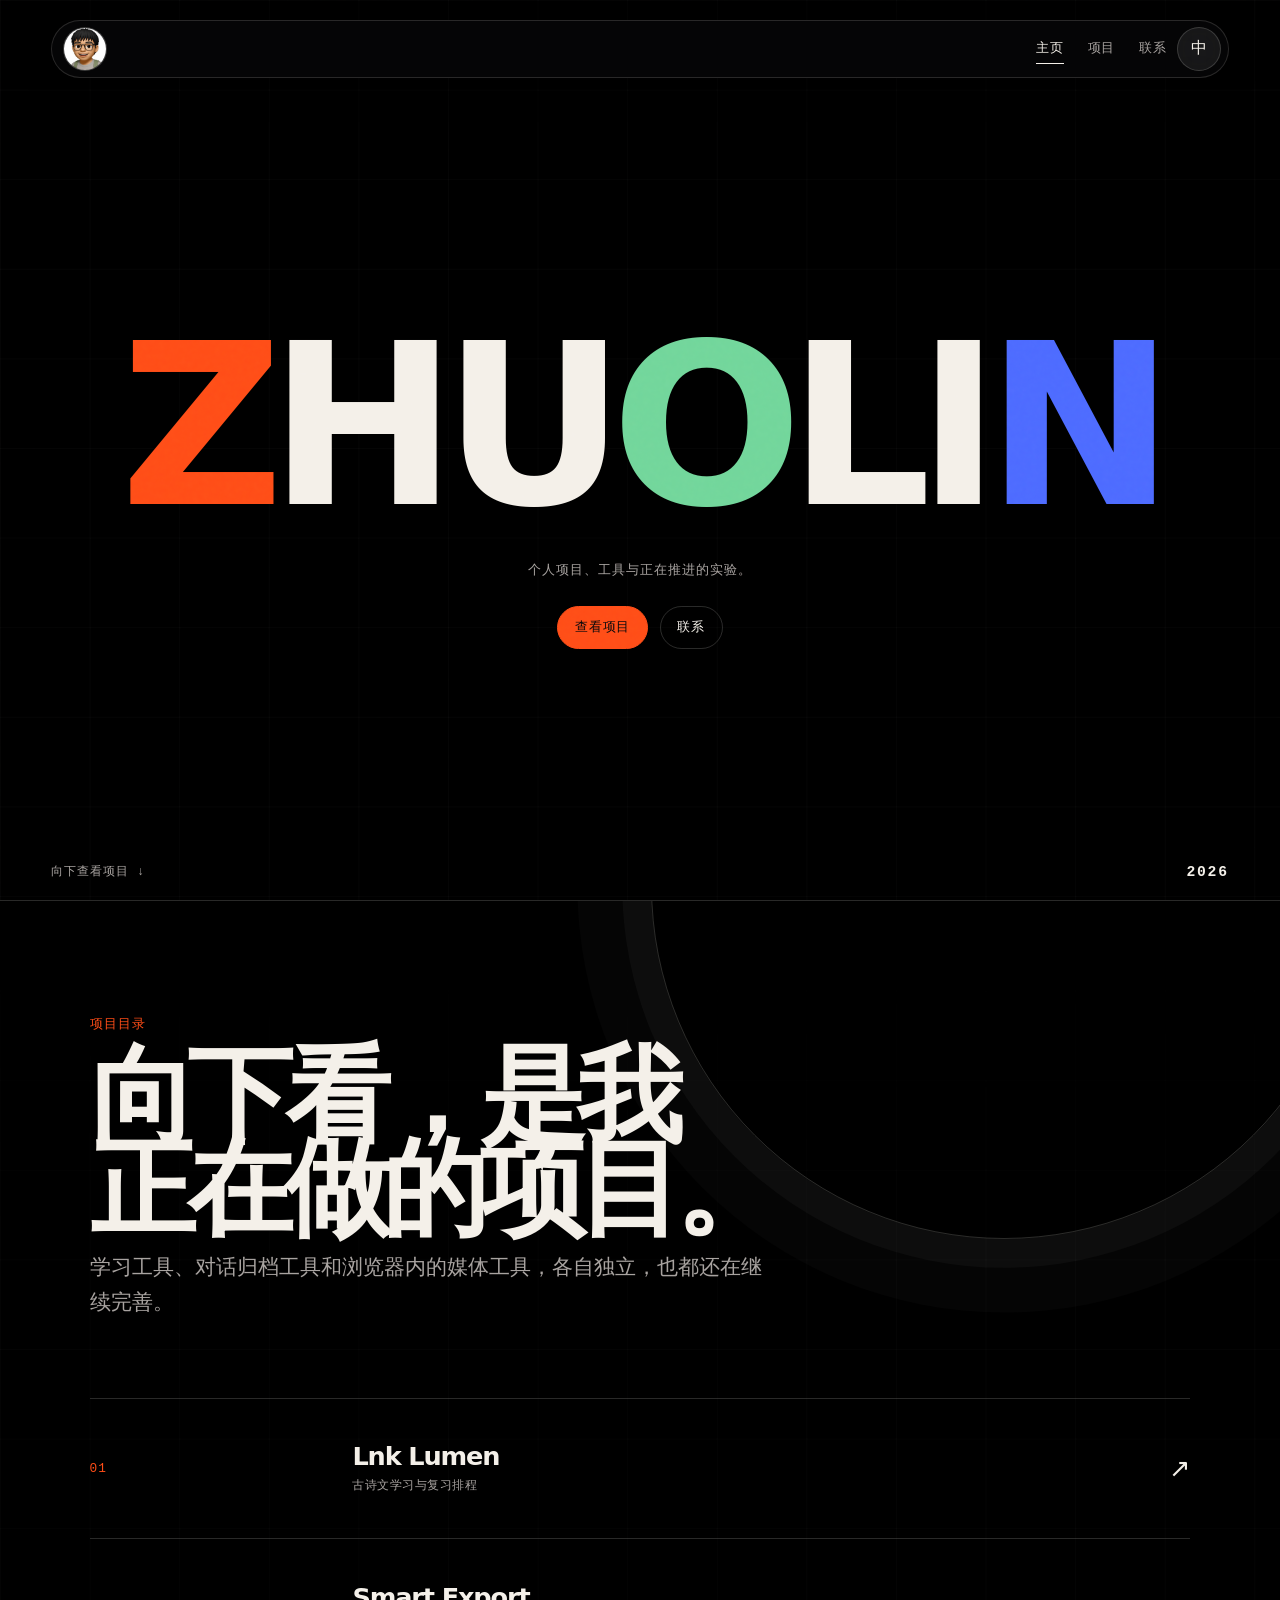
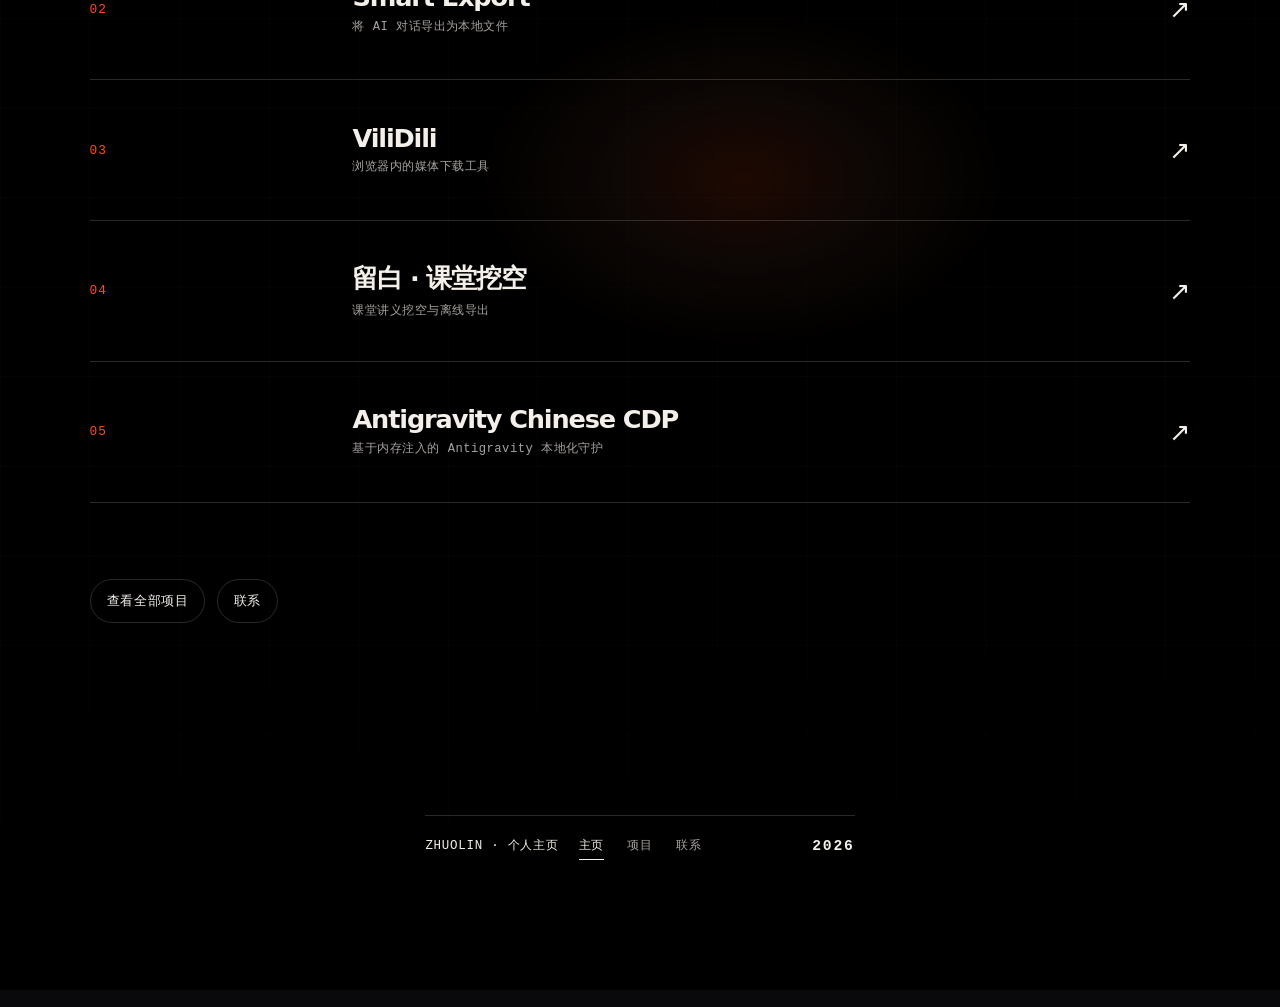
<file: index.html>
<!doctype html>
<html lang="zh-CN" data-profile="expressive">
  <head>
    <meta charset="UTF-8" />
    <meta name="viewport" content="width=device-width, initial-scale=1" />
    <meta name="theme-color" content="#0a0a0d" />
    <meta name="description" content="ZHUOLIN 的个人主页与项目索引。" />
    <title>ZHUOLIN</title>
    <link rel="stylesheet" href="styles.css" />
  </head>
  <body>
    <main class="stage" id="stage">
      <div class="stage__grain" aria-hidden="true"></div>
      <div class="stage__flare" aria-hidden="true"></div>

      <header class="masthead">
        <a class="avatar" href="#top" aria-label="返回页面开头"><img src="assets/zhuolin-avatar.jpg" alt="ZHUOLIN" /></a>
        <nav class="masthead__nav" aria-label="主要页面">
          <a class="is-current" href="#top" aria-current="page" data-i18n="navHome">主页</a>
          <a href="projects/" data-i18n="navProjects">项目</a>
          <a href="contact/" data-i18n="navContact">联系</a>
        </nav>
        <button class="language-switch" type="button" aria-pressed="false">
          <span aria-hidden="true">中</span>
          <span class="sr-only" data-i18n="languageAction">切换到英文</span>
        </button>
      </header>

      <section class="hero" id="top" aria-labelledby="hero-title">
        <h1 class="hero__name" id="hero-title" aria-label="ZHUOLIN">
          <span aria-hidden="true">Z</span><span aria-hidden="true">H</span><span aria-hidden="true">U</span><span aria-hidden="true">O</span><span aria-hidden="true">L</span><span aria-hidden="true">I</span><span aria-hidden="true">N</span>
        </h1>
        <p class="hero__statement" data-i18n="statement">个人项目、工具与正在推进的实验。</p>
        <div class="hero__actions">
          <a class="hero__link" href="projects/" data-i18n="viewProjects">查看项目</a>
          <a class="hero__link hero__link--quiet" href="contact/" data-i18n="getInTouch">联系</a>
        </div>
      </section>

      <footer class="stage__footer">
        <a class="stage__scroll" href="#overview" data-i18n="scrollToProjects">向下查看项目</a>
        <p aria-hidden="true">2026</p>
      </footer>
    </main>

    <section class="home-flow" id="overview" aria-labelledby="overview-title">
      <div class="home-flow__flare" aria-hidden="true"></div>
      <div class="home-flow__intro reveal">
        <p class="home-flow__eyebrow" data-i18n="flowEyebrow">项目目录</p>
        <h2 id="overview-title" data-i18n="flowTitle">向下看，是我正在做的项目。</h2>
        <p data-i18n="flowLead">学习工具、对话归档工具和浏览器内的媒体工具，各自独立，也都还在继续完善。</p>
      </div>

      <div class="home-flow__items" aria-label="项目预览">
        <a class="home-flow__item reveal" href="/lnk-lumen/">
          <span class="home-flow__index">01</span>
          <span>
            <strong>Lnk Lumen</strong>
            <small data-i18n="flowLnk">古诗文学习与复习排程</small>
          </span>
          <span aria-hidden="true">↗</span>
        </a>
        <a class="home-flow__item reveal" href="https://github.com/ZHUOLIN0928/Smart-Export" target="_blank" rel="noreferrer">
          <span class="home-flow__index">02</span>
          <span>
            <strong>Smart Export</strong>
            <small data-i18n="flowSmart">将 AI 对话导出为本地文件</small>
          </span>
          <span aria-hidden="true">↗</span>
        </a>
        <a class="home-flow__item reveal" href="https://github.com/ZHUOLIN0928/ViliDili" target="_blank" rel="noreferrer">
          <span class="home-flow__index">03</span>
          <span>
            <strong>ViliDili</strong>
            <small data-i18n="flowVili">浏览器内的媒体下载工具</small>
          </span>
          <span aria-hidden="true">↗</span>
        </a>
        <a class="home-flow__item reveal" href="https://zhuolin0928.github.io/liubai-classroom-cloze/">
          <span class="home-flow__index">04</span>
          <span>
            <strong>留白 · 课堂挖空</strong>
            <small data-i18n="flowLiubai">课堂讲义挖空与离线导出</small>
          </span>
          <span aria-hidden="true">↗</span>
        </a>
        <a class="home-flow__item reveal" href="https://github.com/ZHUOLIN0928/antigravity-chinese-cdp" target="_blank" rel="noreferrer">
          <span class="home-flow__index">05</span>
          <span>
            <strong>Antigravity Chinese CDP</strong>
            <small data-i18n="flowCdp">基于内存注入的 Antigravity 本地化守护</small>
          </span>
          <span aria-hidden="true">↗</span>
        </a>
      </div>

      <div class="home-flow__actions reveal">
        <a href="projects/" data-i18n="viewAllProjects">查看全部项目</a>
        <a href="contact/" data-i18n="getInTouch">联系</a>
      </div>

      <footer class="site-footer reveal" aria-label="页脚导航">
        <p class="site-footer__identity">ZHUOLIN <span aria-hidden="true">·</span> <span data-i18n="footerRole">个人主页</span></p>
        <nav class="site-footer__nav" aria-label="页脚页面">
          <a class="is-current" href="#top" aria-current="page" data-i18n="navHome">主页</a>
          <a href="projects/" data-i18n="navProjects">项目</a>
          <a href="contact/" data-i18n="navContact">联系</a>
        </nav>
        <p class="site-footer__year">2026</p>
      </footer>
    </section>

    <p class="sr-only" id="stage-status" aria-live="polite"></p>
    <script src="script.js"></script>
  </body>
</html>
</file>
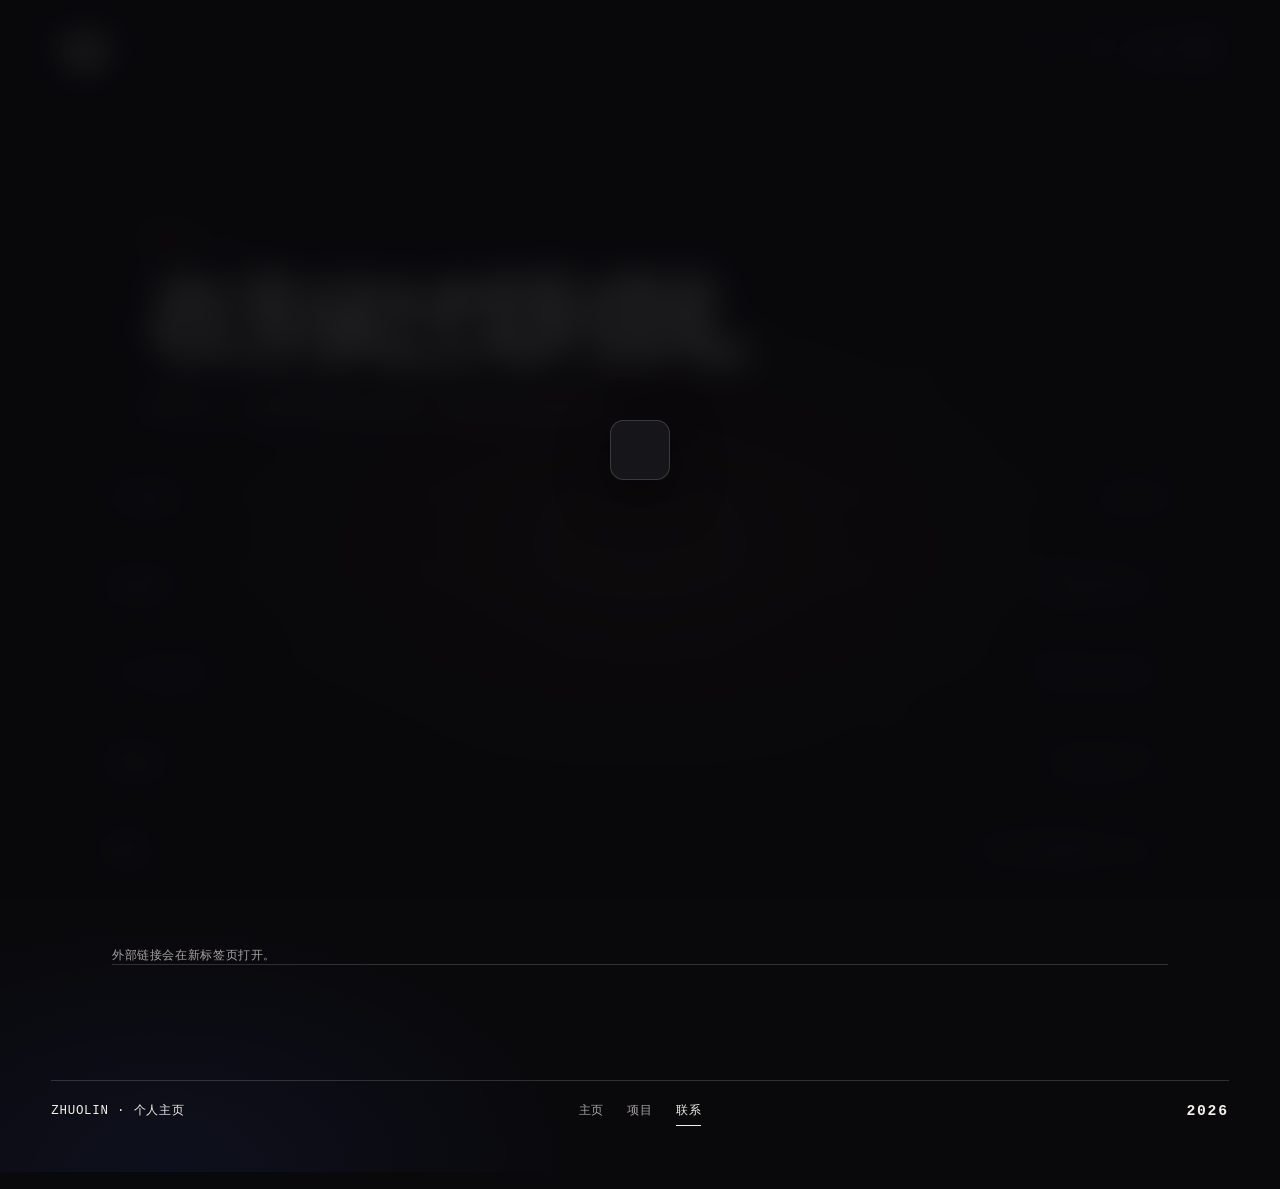
<file: contact/index.html>
<!doctype html>
<html lang="zh-CN" data-profile="expressive">
  <head>
    <meta charset="UTF-8" />
    <meta name="viewport" content="width=device-width, initial-scale=1" />
    <meta name="theme-color" content="#0a0a0d" />
    <meta name="description" content="ZHUOLIN 的联系方式。" />
    <title>联系 · ZHUOLIN</title>
    <link rel="stylesheet" href="../styles.css" />
    <script src="https://challenges.cloudflare.com/turnstile/v0/api.js" async defer></script>
  </head>
  <body class="site-page">
    <div class="turnstile-overlay" id="turnstile-overlay" role="dialog" aria-modal="true" aria-label="人机验证">
      <script>
        if (location.hostname.includes('github.io') || sessionStorage.getItem('zhuolin_contact_verified') === 'true') {
          document.getElementById('turnstile-overlay').classList.add('is-hidden');
        }
      </script>
      <div class="turnstile-box">
        <div
          class="cf-turnstile"
          data-sitekey="0x4AAAAAAF3H7WHOo43HdNLR"
          data-theme="dark"
          data-callback="onContactTurnstileSuccess"
          data-expired-callback="onContactTurnstileExpired"
        ></div>
      </div>
    </div>
    <main class="page" id="page">
      <div class="page__flare" aria-hidden="true"></div>
      <div class="page__arc" aria-hidden="true"></div>
      <header class="masthead page__masthead">
        <a class="avatar" href="../" aria-label="返回 ZHUOLIN 主页"><img src="../assets/zhuolin-avatar.jpg" alt="ZHUOLIN" /></a>
        <nav class="masthead__nav" aria-label="主要页面">
          <a href="../" data-i18n="navHome">首页</a>
          <a href="../projects/" data-i18n="navProjects">项目</a>
          <a class="is-current" href="./" aria-current="page" data-i18n="navContact">联系</a>
        </nav>
        <button class="language-switch" type="button" aria-pressed="false">
          <span aria-hidden="true">中</span>
          <span class="sr-only" data-i18n="languageAction">切换到英文</span>
        </button>
      </header>

      <section class="page__intro contact-intro" aria-labelledby="contact-title">
        <p class="page__eyebrow" data-i18n="contactEyebrow">联系方式 · 01</p>
        <h1 class="page__title" id="contact-title" data-i18n="contactTitle">在别处找到我。</h1>
        <p class="page__lead" data-i18n="contactLead">项目讨论、使用反馈和合作来信，都可以从这里开始。</p>
      </section>

      <section class="contact-panel" aria-label="联系方式列表">
        <a class="contact-panel__link" href="../"><span data-i18n="contactPersonal">个人主页</span><span>ZHUOLIN</span></a>
        <a class="contact-panel__link" href="https://github.com/ZHUOLIN0928" target="_blank" rel="noreferrer"><span data-i18n="contactGithub">GitHub</span><span>ZHUOLIN0928 ↗</span></a>
        <a class="contact-panel__link" href="https://x.com/ZHUOLIN0000" target="_blank" rel="noreferrer"><span data-i18n="contactX">X / Twitter</span><span>@ZHUOLIN0000 ↗</span></a>
        <a class="contact-panel__link" href="https://www.reddit.com/user/ZHUOLIN-CN/" target="_blank" rel="noreferrer"><span data-i18n="contactReddit">Reddit</span><span>u/ZHUOLIN-CN ↗</span></a>
        <a class="contact-panel__link" href="mailto:infpro0928@gmail.com"><span data-i18n="contactEmail">邮箱</span><span>infpro0928@gmail.com ↗</span></a>
        <p class="contact-panel__note" data-i18n="contactNote">外部链接会在新标签页打开。</p>
      </section>

      <footer class="site-footer" aria-label="页脚导航">
        <p class="site-footer__identity">ZHUOLIN <span aria-hidden="true">·</span> <span data-i18n="footerRole">个人主页</span></p>
        <nav class="site-footer__nav" aria-label="页脚页面">
          <a href="../" data-i18n="navHome">首页</a>
          <a href="../projects/" data-i18n="navProjects">项目</a>
          <a class="is-current" href="./" aria-current="page" data-i18n="navContact">联系</a>
        </nav>
        <p class="site-footer__year">2026</p>
      </footer>
    </main>
    <p class="sr-only" id="stage-status" aria-live="polite"></p>
    <script src="../script.js"></script>
  </body>
</html>
</file>
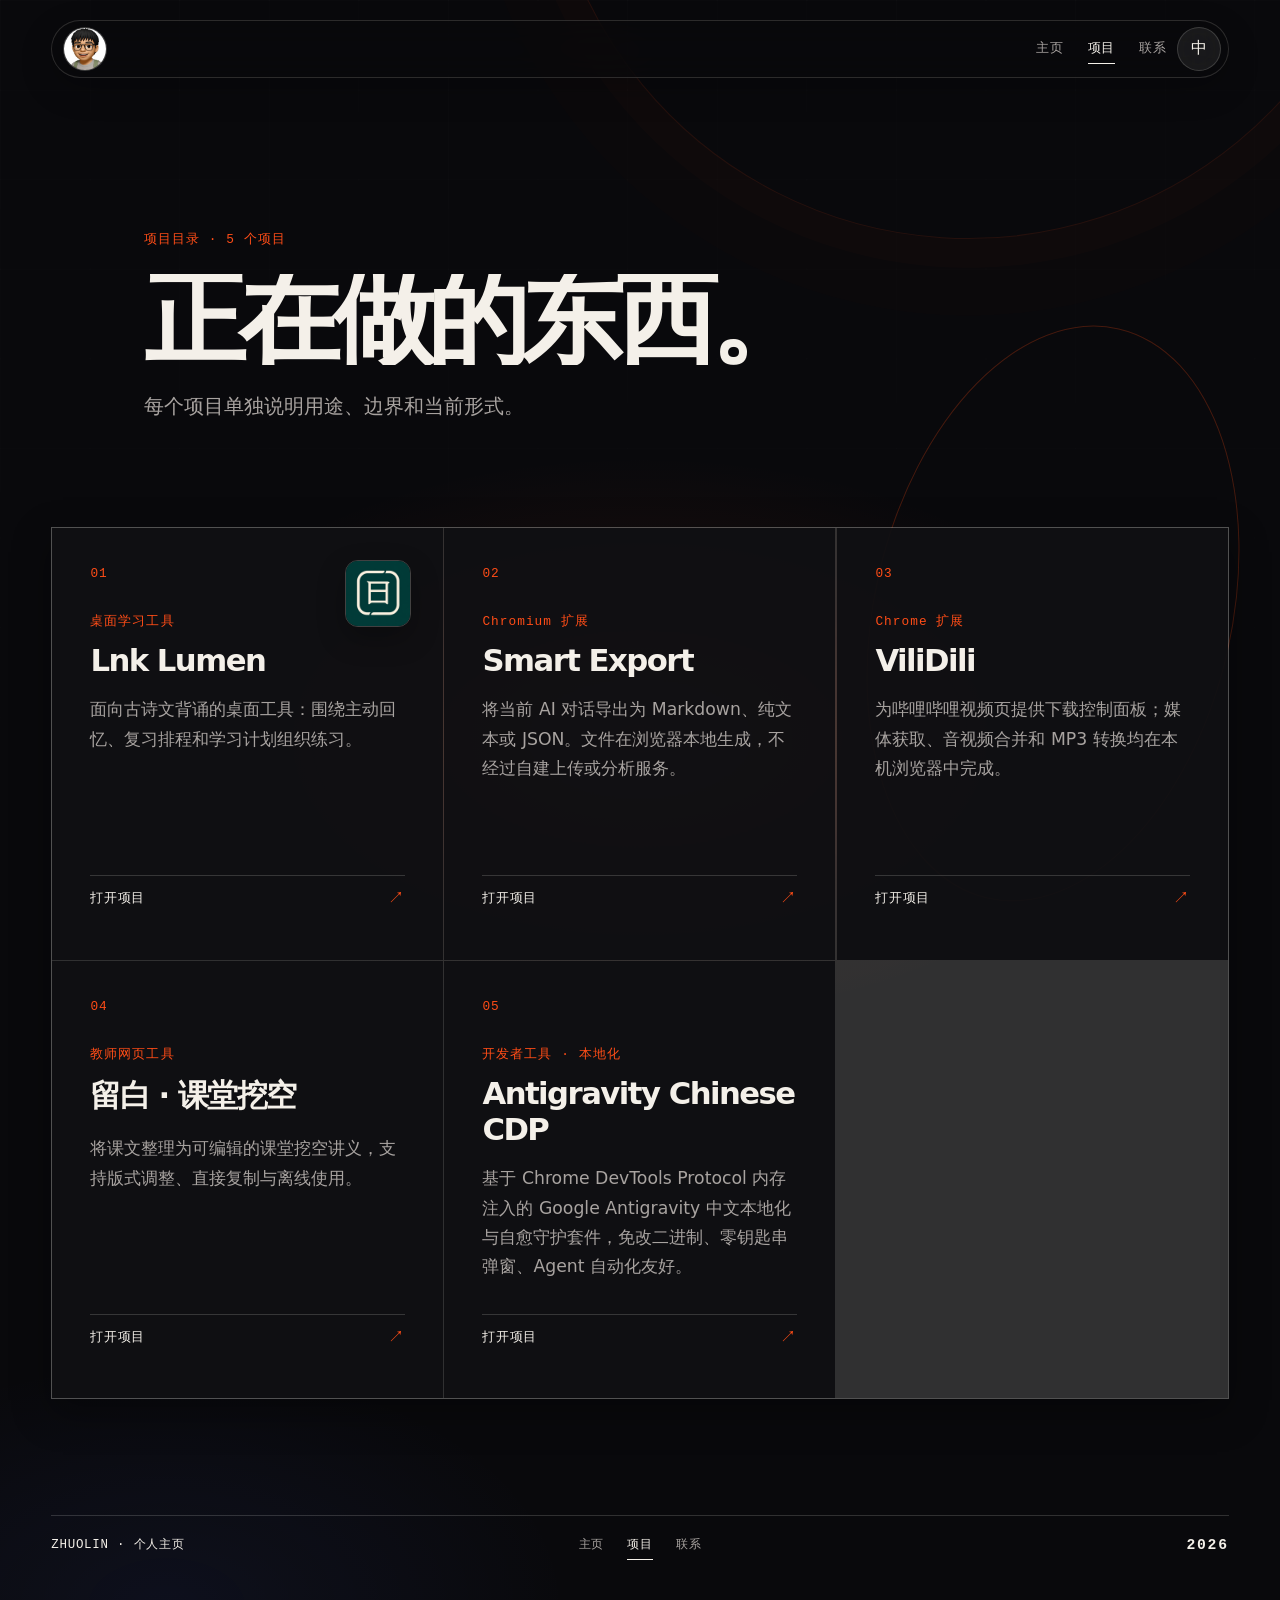
<file: projects/index.html>
<!doctype html>
<html lang="zh-CN" data-profile="expressive">
  <head>
    <meta charset="UTF-8" />
    <meta name="viewport" content="width=device-width, initial-scale=1" />
    <meta name="theme-color" content="#0a0a0d" />
    <meta name="description" content="ZHUOLIN 的项目索引。" />
    <title>项目 · ZHUOLIN</title>
    <link rel="stylesheet" href="../styles.css" />
  </head>
  <body class="site-page">
    <main class="page" id="page">
      <div class="page__flare" aria-hidden="true"></div>
      <div class="page__arc" aria-hidden="true"></div>
      <header class="masthead page__masthead">
        <a class="avatar" href="../" aria-label="返回 ZHUOLIN 主页"><img src="../assets/zhuolin-avatar.jpg" alt="ZHUOLIN" /></a>
        <nav class="masthead__nav" aria-label="主要页面">
          <a href="../" data-i18n="navHome">首页</a>
          <a class="is-current" href="./" aria-current="page" data-i18n="navProjects">项目</a>
          <a href="../contact/" data-i18n="navContact">联系</a>
        </nav>
        <button class="language-switch" type="button" aria-pressed="false">
          <span aria-hidden="true">中</span>
          <span class="sr-only" data-i18n="languageAction">切换到英文</span>
        </button>
      </header>

      <section class="page__intro" aria-labelledby="projects-title">
        <p class="page__eyebrow" data-i18n="projectsEyebrow">项目索引 · 05</p>
        <h1 class="page__title" id="projects-title" data-i18n="projectsTitle">正在做的东西。</h1>
        <p class="page__lead" data-i18n="projectsLead">每个项目单独说明用途、边界和当前形式。</p>
      </section>

      <section class="projects" aria-label="项目列表">
        <article class="project-card project-card--lumen">
          <p class="project-card__number">01</p>
          <img class="project-card__icon" src="[data-uri]" alt="Lnk Lumen 图标" />
          <div class="project-card__copy">
            <p class="project-card__type" data-i18n="projectLnkType">桌面学习工具</p>
            <h2>Lnk Lumen</h2>
            <p data-i18n="projectLnkDescription">面向古诗文背诵的桌面工具：围绕主动回忆、复习排程和学习计划组织练习。</p>
          </div>
          <a class="project-card__link" href="/lnk-lumen/" data-i18n="openProject">打开项目</a>
        </article>

        <article class="project-card">
          <p class="project-card__number">02</p>
          <div class="project-card__copy">
            <p class="project-card__type" data-i18n="projectSmartType">Chromium 扩展</p>
            <h2>Smart Export</h2>
            <p data-i18n="projectSmartDescription">将当前 AI 对话导出为 Markdown、纯文本或 JSON。文件在浏览器本地生成，不经过自建上传或分析服务。</p>
          </div>
          <a class="project-card__link" href="https://github.com/ZHUOLIN0928/Smart-Export" target="_blank" rel="noreferrer" data-i18n="openProject">打开项目</a>
        </article>

        <article class="project-card">
          <p class="project-card__number">03</p>
          <div class="project-card__copy">
            <p class="project-card__type" data-i18n="projectViliType">Chrome 扩展</p>
            <h2>ViliDili</h2>
            <p data-i18n="projectViliDescription">为哔哩哔哩视频页提供下载控制面板；媒体获取、音视频合并和 MP3 转换均在本机浏览器中完成。</p>
          </div>
          <a class="project-card__link" href="https://github.com/ZHUOLIN0928/ViliDili" target="_blank" rel="noreferrer" data-i18n="openProject">打开项目</a>
        </article>

        <article class="project-card">
          <p class="project-card__number">04</p>
          <div class="project-card__copy">
            <p class="project-card__type" data-i18n="projectLiubaiType">教师网页工具</p>
            <h2>留白 · 课堂挖空</h2>
            <p data-i18n="projectLiubaiDescription">将课文整理为可编辑的课堂挖空讲义，支持版式调整、直接复制与离线使用。</p>
          </div>
          <a class="project-card__link" href="https://zhuolin0928.github.io/liubai-classroom-cloze/" data-i18n="openProject">打开项目</a>
        </article>

        <article class="project-card">
          <p class="project-card__number">05</p>
          <div class="project-card__copy">
            <p class="project-card__type" data-i18n="projectCdpType">开发者工具 · 本地化</p>
            <h2>Antigravity Chinese CDP</h2>
            <p data-i18n="projectCdpDescription">基于 Chrome DevTools Protocol 内存注入的 Google Antigravity 中文本地化与自愈守护套件，免改二进制、零钥匙串弹窗、Agent 自动化友好。</p>
          </div>
          <a class="project-card__link" href="https://github.com/ZHUOLIN0928/antigravity-chinese-cdp" target="_blank" rel="noreferrer" data-i18n="openProject">打开项目</a>
        </article>
      </section>

      <footer class="site-footer" aria-label="页脚导航">
        <p class="site-footer__identity">ZHUOLIN <span aria-hidden="true">·</span> <span data-i18n="footerRole">个人主页</span></p>
        <nav class="site-footer__nav" aria-label="页脚页面">
          <a href="../" data-i18n="navHome">首页</a>
          <a class="is-current" href="./" aria-current="page" data-i18n="navProjects">项目</a>
          <a href="../contact/" data-i18n="navContact">联系</a>
        </nav>
        <p class="site-footer__year">2026</p>
      </footer>
    </main>
    <p class="sr-only" id="stage-status" aria-live="polite"></p>
    <script src="../script.js"></script>
  </body>
</html>
</file>
<file: styles.css>
:root {
  color-scheme: dark;
  --font-ui: system-ui, -apple-system, BlinkMacSystemFont, "Segoe UI", sans-serif;
  --text-caption: .75rem;
  --text-body: 1rem;
  --text-title: clamp(1.35rem, 1.1rem + 1vw, 2rem);
  --text-display: clamp(3.65rem, 17.6vw, 17.5rem);
  --leading-body: 1.5;
  --tracking-display: -.105em;
  --space-1: .25rem;
  --space-2: .5rem;
  --space-3: .75rem;
  --space-4: 1rem;
  --space-6: 1.5rem;
  --space-8: 3rem;
  --radius-sm: .5rem;
  --radius-md: .85rem;
  --radius-lg: 1.35rem;
  --radius-pill: 999rem;
  --color-bg: #09090c;
  --color-text: #f4f0e9;
  --color-muted: #a8a3a0;
  --color-accent: #ff4d17;
  --color-danger: #ff7364;
  --color-success: #8ee7bd;
  --color-warning: #f8cf72;
  --color-focus: #f4f0e9;
  --surface-content: #09090c;
  --surface-raised: #15151a;
  --surface-functional: #17171c;
  --surface-glass: rgb(255 255 255 / 7%);
  --surface-glass-solid: #17171c;
  --glass-blur: .75rem;
  --glass-opacity: .07;
  --glass-saturate: 1.1;
  --shadow-1: 0 .12rem .5rem rgb(0 0 0 / 25%);
  --shadow-2: 0 .8rem 2.2rem rgb(0 0 0 / 34%);
  --shadow-overlay: 0 1.5rem 5rem rgb(0 0 0 / 55%);
  --z-base: 0;
  --z-sticky: 10;
  --z-dropdown: 20;
  --z-overlay: 30;
  --z-modal: 40;
  --z-toast: 50;
  --motion-instant: 80ms;
  --motion-fast: 160ms;
  --motion-base: 260ms;
  --ease-standard: cubic-bezier(.2, .75, .25, 1);
  --ease-exit: cubic-bezier(.4, 0, 1, 1);
  --spring-response: .36;
  --spring-damping: 1;
  --content-max: 90rem;
  --reading-max: 44rem;
  --control-min: 2.5rem;
  --target-min: 2.75rem;
  --profile-depth: 1;
  --profile-colorfulness: 1;
  --profile-motion-scale: 1;
  --ink: #f4f0e9;
  --muted: #a8a3a0;
  --night: #09090c;
  --hot: #ff4d17;
  --cool: #4d6bff;
  --line: rgb(244 240 233 / 17%);
  --pointer-x: 50%;
  --pointer-y: 46%;
  --surface: rgb(255 255 255 / 6%);
  --font-display: ui-sans-serif, system-ui, -apple-system, BlinkMacSystemFont, "Segoe UI", sans-serif;
  --font-reading: ui-monospace, SFMono-Regular, Menlo, Monaco, Consolas, monospace;
}

[data-profile="standard"] {
  --profile-depth: .55;
  --profile-colorfulness: .35;
  --profile-motion-scale: .75;
}

[data-profile="expressive"] {
  --profile-depth: 1;
  --profile-colorfulness: 1;
  --profile-motion-scale: 1;
}

* { box-sizing: border-box; }

html { background: var(--night); scroll-behavior: smooth; }

body {
  min-width: 20rem;
  margin: 0;
  background: var(--night);
  color: var(--ink);
  font-family: var(--font-display);
}

button, a { font: inherit; }

button { cursor: pointer; }

.stage {
  position: relative;
  isolation: isolate;
  display: grid;
  grid-template-rows: auto 1fr auto;
  min-block-size: 100svh;
  overflow: clip;
  padding: max(1.25rem, env(safe-area-inset-top)) clamp(1.25rem, 4vw, 4rem) max(1.25rem, env(safe-area-inset-bottom));
  /* Home stays a true black field. The avatar/language material and the
     responsive flare supply depth without tinting the page background. */
  background: #000;
}

.stage::before,
.stage::after {
  position: absolute;
  z-index: -1;
  pointer-events: none;
  content: "";
}

.stage__flare {
  position: absolute;
  z-index: -1;
  inset-inline-start: var(--pointer-x);
  inset-block-start: var(--pointer-y);
  inline-size: clamp(26rem, 64vw, 68rem);
  block-size: clamp(14rem, 31vw, 33rem);
  pointer-events: none;
  border-radius: 50%;
  background: radial-gradient(ellipse at center, rgb(255 243 222 / 14%), rgb(255 145 93 / 7%) 27%, transparent 66%);
  mix-blend-mode: soft-light;
  opacity: .65;
  transform: translate3d(-50%, -50%, 0);
}

.stage::before { display: none; }

.stage::after {
  inset: 0;
  opacity: .68;
  background-image: linear-gradient(rgb(255 255 255 / 3%) 1px, transparent 1px), linear-gradient(90deg, rgb(255 255 255 / 3%) 1px, transparent 1px);
  background-size: clamp(3.5rem, 7vw, 7rem) clamp(3.5rem, 7vw, 7rem);
  mask-image: radial-gradient(circle 45% at 50% 48%, black, transparent 78%);
}

.stage__grain {
  position: absolute;
  z-index: 3;
  inset: 0;
  pointer-events: none;
  opacity: .13;
  background-image: url("data:image/svg+xml,%3Csvg viewBox='0 0 180 180' xmlns='http://www.w3.org/2000/svg'%3E%3Cfilter id='n'%3E%3CfeTurbulence type='fractalNoise' baseFrequency='.9' numOctaves='4' stitchTiles='stitch'/%3E%3C/filter%3E%3Crect width='100%25' height='100%25' filter='url(%23n)' opacity='.75'/%3E%3C/svg%3E");
  mix-blend-mode: soft-light;
}

.masthead {
  position: relative;
  z-index: 4;
  display: flex;
  align-items: center;
  justify-content: space-between;
  gap: .65rem;
  inline-size: min(100%, var(--content-max));
  min-block-size: 2.75rem;
  max-inline-size: var(--content-max);
  margin-inline: auto;
  padding: .36rem .42rem .36rem .7rem;
  border: 1px solid rgb(244 240 233 / 15%);
  border-radius: var(--radius-pill);
  background: rgb(9 9 12 / 58%);
  box-shadow: 0 .7rem 2rem rgb(0 0 0 / 22%);
  backdrop-filter: blur(1.4rem) saturate(1.24);
}

.page__masthead {
  position: sticky;
  inset-block-start: max(.65rem, env(safe-area-inset-top));
  z-index: var(--z-sticky);
}

.stage__footer {
  position: relative;
  z-index: 4;
  display: flex;
  align-items: end;
  justify-content: space-between;
  gap: 1rem;
  opacity: 0;
  visibility: hidden;
  animation: settle-in 700ms cubic-bezier(.16, 1, .3, 1) 780ms forwards;
}

.masthead__nav {
  display: flex;
  align-items: center;
  gap: clamp(.85rem, 2vw, 1.5rem);
  margin-inline-start: auto;
}

.masthead__nav a {
  position: relative;
  padding-block: .5rem;
  color: var(--muted);
  font-family: var(--font-reading);
  font-size: clamp(.8rem, .94vw, .98rem);
  letter-spacing: .06em;
  text-decoration: none;
  transition: color var(--motion-fast) var(--ease-standard);
}

.masthead__nav a::after {
  position: absolute;
  inset-inline: 0;
  inset-block-end: .1rem;
  block-size: 1px;
  background: currentColor;
  content: "";
  transform: scaleX(0);
  transform-origin: 0 50%;
  transition: transform var(--motion-base) var(--ease-standard);
}

.masthead__nav a:hover,
.masthead__nav a.is-current { color: var(--ink); }
.masthead__nav a:hover::after,
.masthead__nav a.is-current::after { transform: scaleX(1); }
.masthead__nav a:focus-visible { outline: 2px solid var(--ink); outline-offset: .25rem; }

.avatar,
.language-switch {
  min-block-size: 2.75rem;
  border: 1px solid var(--line);
  color: var(--ink);
  text-decoration: none;
  background: var(--surface);
}

.avatar {
  display: grid;
  inline-size: 2.75rem;
  place-items: center;
  overflow: hidden;
  border-radius: 50%;
  transition: transform 220ms cubic-bezier(.2, .85, .25, 1), background-color 220ms ease;
}

.avatar img {
  inline-size: 100%;
  block-size: 100%;
  object-fit: cover;
  object-position: center 32%;
  transform: scale(1.08);
}

.language-switch {
  display: grid;
  inline-size: 2.75rem;
  place-items: center;
  border-radius: 50%;
  transition: transform 220ms cubic-bezier(.2, .85, .25, 1), background-color 220ms ease;
}

.hero {
  position: relative;
  z-index: 2;
  display: grid;
  align-content: center;
  justify-items: center;
  min-block-size: min(43rem, 76svh);
  padding-block: 4rem;
  text-align: center;
}

.hero__statement {
  max-inline-size: 28rem;
  margin: 0;
  opacity: 0;
  visibility: hidden;
  pointer-events: none;
  color: var(--muted);
  font-family: var(--font-reading);
  font-size: clamp(.78rem, 1vw, .9rem);
  letter-spacing: .08em;
  line-height: 1.5;
  animation: settle-in 550ms cubic-bezier(.16, 1, .3, 1) 1.2s forwards;
}

.hero__actions {
  display: flex;
  justify-content: center;
  gap: .75rem;
  margin-block-start: 1.65rem;
  opacity: 0;
  visibility: hidden;
  animation: settle-in 550ms cubic-bezier(.16, 1, .3, 1) 1.35s forwards;
}

.hero__link {
  display: inline-flex;
  align-items: center;
  justify-content: center;
  min-block-size: 2.65rem;
  padding-inline: 1.05rem;
  border: 1px solid var(--hot);
  border-radius: var(--radius-pill);
  color: var(--night);
  background: var(--hot);
  font-family: var(--font-reading);
  font-size: .8rem;
  letter-spacing: .05em;
  text-decoration: none;
  transition: transform var(--motion-fast) var(--ease-standard), background-color var(--motion-fast) var(--ease-standard), color var(--motion-fast) var(--ease-standard);
}

.hero__link:hover { transform: translateY(-.15rem); background: #ff764d; }
.hero__link:active { transform: translateY(0) scale(.98); }
.hero__link:focus-visible { outline: 2px solid var(--ink); outline-offset: .22rem; }
.hero__link--quiet { border-color: var(--line); color: var(--ink); background: transparent; }
.hero__link--quiet:hover { border-color: var(--ink); background: rgb(255 255 255 / 8%); }

.hero__name {
  display: flex;
  justify-content: center;
  margin: clamp(1.5rem, 4vw, 4rem) 0;
  font-size: clamp(3.65rem, 17.6vw, 17.5rem);
  font-weight: 850;
  letter-spacing: -.065em;
  line-height: .74;
  perspective: 900px;
  user-select: none;
  pointer-events: none;
}

.hero__name span {
  display: inline-block;
  text-shadow: 0 0 0 transparent;
  transform: translate3d(0, 0, 0);
  transform-origin: 50% 100%;
}

.stage:not(.stage--ready) .hero__name span {
  transform: translate3d(0, 72vh, 0) rotateX(-82deg) rotateZ(-12deg) scale(.76);
  animation: letter-arrival 1080ms cubic-bezier(.16, 1, .3, 1) forwards;
  animation-delay: calc(100ms + var(--i, 0) * 70ms);
}

.hero__name span:nth-child(1) { --i: 1; color: var(--hot); }
.hero__name span:nth-child(2) { --i: 2; }
.hero__name span:nth-child(3) { --i: 3; }
.hero__name span:nth-child(4) { --i: 4; color: #72d69b; }
.hero__name span:nth-child(5) { --i: 5; }
.hero__name span:nth-child(6) { --i: 6; }
.hero__name span:nth-child(7) { --i: 7; color: var(--cool); }

.stage__footer { color: var(--muted); font-family: var(--font-reading); font-size: clamp(.76rem, .9vw, .9rem); letter-spacing: .08em; }
.stage__footer p { margin: 0; }
.stage__footer p:last-child { color: var(--ink); font-size: clamp(.92rem, 1vw, 1.08rem); font-weight: 700; letter-spacing: .12em; }
.stage__scroll { color: inherit; text-decoration: none; }
.stage__scroll::after { display: inline-block; margin-inline-start: .5rem; content: "↓"; transition: transform var(--motion-fast) var(--ease-standard); }
.stage__scroll:hover::after { transform: translateY(.18rem); }
.stage__scroll:focus-visible { outline: 2px solid var(--ink); outline-offset: .25rem; }

.avatar:hover,
.language-switch:hover { background: rgb(255 255 255 / 13%); }
.avatar:active,
.language-switch:active { transform: scale(.96); }

.avatar:focus-visible,
.language-switch:focus-visible {
  outline: 2px solid var(--ink);
  outline-offset: .24rem;
}

.stage--pressed { animation: press-bloom 1.05s cubic-bezier(.16, 1, .3, 1); }
.stage--pressed .stage__flare { animation: flare-bloom 700ms cubic-bezier(.16, 1, .3, 1); }
.stage--pressed .hero__name span { animation: character-jump 680ms cubic-bezier(.2, 1.25, .35, 1) both; animation-delay: calc(var(--i, 0) * 48ms); }

@keyframes letter-arrival {
  0% { transform: translate3d(0, 72vh, 0) rotateX(-82deg) rotateZ(-12deg) scale(.76); filter: blur(10px); }
  58% { transform: translate3d(0, -.05em, 0) rotateX(8deg) rotateZ(1deg) scale(1.025); filter: blur(0); }
  100% { transform: translate3d(0, 0, 0) rotateX(0) rotateZ(0) scale(1); filter: blur(0); }
}

@keyframes settle-in { to { opacity: 1; visibility: visible; transform: translateY(0); } }
@keyframes press-bloom { 0% { filter: brightness(1); } 18% { filter: brightness(1.42); } 100% { filter: brightness(1); } }
@keyframes flare-bloom { 0% { opacity: .8; transform: translate3d(-50%, -50%, 0) scale(1); } 25% { opacity: 1; transform: translate3d(-50%, -50%, 0) scale(1.24); } 100% { opacity: .8; transform: translate3d(-50%, -50%, 0) scale(1); } }
@keyframes character-jump { 0% { transform: translate3d(0, 0, 0) rotateZ(0) scale(1); text-shadow: 0 0 0 transparent; } 42% { transform: translate3d(0, -.14em, 0) rotateZ(-1.5deg) scale(1.055); text-shadow: 0 .22rem 1.6rem currentColor; } 74% { transform: translate3d(0, .025em, 0) rotateZ(.6deg) scale(.99); } 100% { transform: translate3d(0, 0, 0) rotateZ(0) scale(1); text-shadow: 0 0 0 transparent; } }

.home-flow {
  position: relative;
  isolation: isolate;
  display: grid;
  gap: clamp(2.5rem, 6vw, 6rem);
  min-block-size: 100svh;
  padding: clamp(4.5rem, 9vw, 9rem) clamp(1.25rem, 7vw, 7rem);
  overflow: clip;
  color: var(--ink);
  background: #000;
  border-block-start: 1px solid var(--line);
}

.home-flow::before,
.home-flow::after {
  position: absolute;
  z-index: -1;
  pointer-events: none;
  content: "";
}

.home-flow::before {
  inset: 0;
  opacity: .48;
  background-image: linear-gradient(rgb(255 255 255 / 4%) 1px, transparent 1px), linear-gradient(90deg, rgb(255 255 255 / 4%) 1px, transparent 1px);
  background-size: clamp(3.5rem, 7vw, 7rem) clamp(3.5rem, 7vw, 7rem);
  mask-image: linear-gradient(to bottom, transparent, black 22%, black 78%, transparent);
}

.home-flow::after {
  inset-block-start: -23rem;
  inset-inline-end: clamp(-18rem, -6vw, -4rem);
  inline-size: clamp(30rem, 55vw, 56rem);
  block-size: clamp(30rem, 55vw, 56rem);
  border: 1px solid rgb(244 240 233 / 18%);
  border-radius: 50%;
  box-shadow: 0 0 0 1.8rem rgb(244 240 233 / 3%), 0 0 0 4.6rem rgb(244 240 233 / 2%);
}

.home-flow__flare {
  position: absolute;
  z-index: -1;
  inset-inline-start: 58%;
  inset-block-start: 52%;
  inline-size: clamp(20rem, 44vw, 48rem);
  block-size: clamp(12rem, 28vw, 29rem);
  border-radius: 50%;
  opacity: .72;
  background: radial-gradient(ellipse, rgb(255 77 23 / 17%), rgb(255 143 102 / 7%) 34%, transparent 70%);
  transform: translate3d(-50%, -50%, 0);
}

.home-flow__intro,
.home-flow__items,
.home-flow__actions {
  inline-size: min(100%, 78rem);
  margin-inline: auto;
}

.home-flow__intro { display: grid; gap: 1rem; max-inline-size: 69rem; margin-inline-start: auto; }
.home-flow__eyebrow { margin: 0; color: var(--hot); font-family: var(--font-reading); font-size: clamp(.8rem, .95vw, .94rem); letter-spacing: .08em; }
.home-flow h2 { max-inline-size: 11ch; margin: 0; font-size: clamp(3.3rem, 8.3vw, 9rem); font-weight: 820; letter-spacing: -.08em; line-height: .87; text-wrap: balance; }
.home-flow__intro > p:last-child { max-inline-size: 43rem; margin: 0; color: var(--muted); font-size: clamp(1.05rem, .94rem + .55vw, 1.3rem); line-height: 1.7; text-wrap: pretty; }

.home-flow__items { display: grid; border-block-start: 1px solid var(--line); }
.home-flow__item {
  display: grid;
  grid-template-columns: minmax(2.4rem, .3fr) minmax(0, 1fr) auto;
  align-items: center;
  gap: clamp(1rem, 2vw, 2.25rem);
  min-block-size: clamp(6.4rem, 11vw, 9.25rem);
  border-block-end: 1px solid var(--line);
  color: inherit;
  text-decoration: none;
  transition: padding var(--motion-base) var(--ease-standard), background-color var(--motion-base) var(--ease-standard), color var(--motion-base) var(--ease-standard);
}

.home-flow__item:hover { padding-inline: clamp(.7rem, 2vw, 1.75rem); color: var(--ink); background: #17171c; }
.home-flow__item:active { transform: scale(.995); }
.home-flow__item:focus-visible { outline: 2px solid var(--ink); outline-offset: .28rem; }
.home-flow__item > span:last-child { font-size: clamp(1.2rem, 2vw, 1.7rem); transition: transform var(--motion-base) var(--ease-standard); }
.home-flow__item:hover > span:last-child { transform: translate(.22rem, -.22rem); }
.home-flow__index { color: var(--hot); font-family: var(--font-reading); font-size: clamp(.8rem, .96vw, .96rem); letter-spacing: .08em; }
.home-flow__item strong,
.home-flow__item small { display: block; }
.home-flow__item strong { font-size: clamp(1.25rem, 2vw, 2rem); letter-spacing: -.045em; }
.home-flow__item small { margin-block-start: .35rem; color: var(--muted); font-family: var(--font-reading); font-size: clamp(.76rem, .88vw, .88rem); letter-spacing: .04em; line-height: 1.55; }
.home-flow__item:hover small { color: rgb(244 240 233 / 75%); }
.home-flow__actions { display: flex; flex-wrap: wrap; gap: .7rem; }
.home-flow__actions a { display: inline-flex; align-items: center; justify-content: center; min-block-size: 2.75rem; padding-inline: 1rem; border: 1px solid var(--line); border-radius: var(--radius-pill); color: inherit; font-family: var(--font-reading); font-size: .8rem; letter-spacing: .05em; text-decoration: none; transition: transform var(--motion-fast) var(--ease-standard), background-color var(--motion-fast) var(--ease-standard), color var(--motion-fast) var(--ease-standard); }
.home-flow__actions a:hover { color: var(--night); background: var(--ink); transform: translateY(-.12rem); }
.home-flow__actions a:focus-visible { outline: 2px solid var(--ink); outline-offset: .22rem; }

.has-reveals .reveal { opacity: 0; pointer-events: none; transform: translateY(1.8rem); transition: opacity 700ms cubic-bezier(.16, 1, .3, 1), transform 700ms cubic-bezier(.16, 1, .3, 1); }
.has-reveals .reveal.is-visible { opacity: 1; pointer-events: auto; transform: translateY(0); }
.has-reveals .home-flow__item:nth-child(2) { transition-delay: 70ms; }
.has-reveals .home-flow__item:nth-child(3) { transition-delay: 140ms; }

.sr-only {
  position: absolute;
  inline-size: 1px;
  block-size: 1px;
  overflow: hidden;
  clip: rect(0 0 0 0);
  white-space: nowrap;
}

.contact {
  display: grid;
  gap: clamp(2rem, 6vw, 6rem);
  min-block-size: 100svh;
  padding: clamp(2rem, 7vw, 7rem) clamp(1.25rem, 8vw, 10rem);
  align-content: center;
  background: #f1ede5;
  color: #101014;
}

.contact__eyebrow {
  margin: 0;
  font-family: var(--font-reading);
  font-size: clamp(.68rem, 1vw, .82rem);
  letter-spacing: .08em;
}

.contact h2 {
  max-inline-size: 13ch;
  margin: 0;
  font-size: clamp(3rem, 10vw, 9rem);
  font-weight: 820;
  letter-spacing: -.035em;
  line-height: .98;
  overflow-wrap: normal;
  word-break: keep-all;
}

.contact h2 span { display: block; white-space: nowrap; }

.contact__list {
  display: grid;
  max-inline-size: var(--reading-max);
  margin: 0;
  padding: 0;
  border-block-start: 1px solid currentColor;
  list-style: none;
}

.contact__list a {
  display: flex;
  align-items: center;
  justify-content: space-between;
  gap: 1rem;
  min-block-size: 4.25rem;
  border-block-end: 1px solid rgb(16 16 20 / 28%);
  color: inherit;
  font-family: var(--font-reading);
  font-size: clamp(.76rem, 1.2vw, .95rem);
  text-decoration: none;
  transition: padding var(--motion-base) var(--ease-standard), background-color var(--motion-base) var(--ease-standard);
}

.contact__list a:hover { padding-inline: 1rem; background: #101014; color: #f1ede5; }
.contact__list a:focus-visible { outline: 2px solid currentColor; outline-offset: .22rem; }

.site-page { min-block-size: 100svh; }

.page {
  position: relative;
  isolation: isolate;
  min-block-size: 100svh;
  padding: max(1.25rem, env(safe-area-inset-top)) clamp(1.25rem, 4vw, 4rem) max(2rem, env(safe-area-inset-bottom));
  overflow: clip;
  background:
    radial-gradient(ellipse 46rem 26rem at var(--pointer-x) var(--pointer-y), rgb(255 77 23 / 12%), transparent 68%),
    radial-gradient(ellipse 36rem 22rem at 13% 100%, rgb(77 107 255 / 7%), transparent 70%),
    var(--night);
}

.page::after,
.page::before {
  position: absolute;
  z-index: -1;
  inset: 0;
  opacity: .48;
  pointer-events: none;
  content: "";
  background-image: linear-gradient(rgb(255 255 255 / 3%) 1px, transparent 1px), linear-gradient(90deg, rgb(255 255 255 / 3%) 1px, transparent 1px);
  background-size: clamp(3.5rem, 7vw, 7rem) clamp(3.5rem, 7vw, 7rem);
  mask-image: linear-gradient(to bottom, black, transparent 70%);
}

.page::before {
  inset-block-start: -38rem;
  inset-inline-end: clamp(-33rem, -8vw, -7rem);
  inset-block-end: auto;
  inset-inline-start: auto;
  inline-size: clamp(37rem, 66vw, 72rem);
  block-size: clamp(37rem, 66vw, 72rem);
  border: 1px solid rgb(255 77 23 / 24%);
  border-radius: 50%;
  background: transparent;
  box-shadow: 0 0 0 1.8rem rgb(255 77 23 / 4%), 0 0 0 4.8rem rgb(255 77 23 / 2%);
  mask-image: none;
  transform: rotate(-18deg);
}

.page__flare {
  position: absolute;
  z-index: -1;
  inset-inline-start: var(--pointer-x);
  inset-block-start: var(--pointer-y);
  inline-size: clamp(23rem, 54vw, 60rem);
  block-size: clamp(14rem, 29vw, 33rem);
  border-radius: 50%;
  opacity: .72;
  pointer-events: none;
  background: radial-gradient(ellipse, rgb(255 224 196 / 12%), rgb(255 77 23 / 8%) 36%, transparent 70%);
  transform: translate3d(-50%, -50%, 0);
}

.page__arc {
  position: absolute;
  z-index: -1;
  inset-inline-end: clamp(-13rem, 4vw, 3rem);
  inset-block-start: 20%;
  inline-size: clamp(17rem, 28vw, 31rem);
  block-size: clamp(32rem, 65vh, 55rem);
  border: 1px solid rgb(255 77 23 / 34%);
  border-radius: 50%;
  opacity: .72;
  pointer-events: none;
  transform: rotate(13deg);
}

.page__intro {
  display: grid;
  gap: clamp(1rem, 2vw, 1.7rem);
  max-inline-size: 62rem;
  margin: clamp(5rem, 12vw, 10rem) auto clamp(3.5rem, 8vw, 7rem);
  opacity: 0;
  pointer-events: none;
  animation: page-enter 760ms cubic-bezier(.16, 1, .3, 1) 240ms forwards;
}

.page__eyebrow,
.project-card__type,
.project-card__number {
  margin: 0;
  color: var(--hot);
  font-family: var(--font-reading);
  font-size: clamp(.8rem, .95vw, .94rem);
  letter-spacing: .08em;
}

.page__title {
  max-inline-size: 11ch;
  margin: 0;
  font-size: clamp(3.15rem, 8vw, 8.5rem);
  font-weight: 800;
  letter-spacing: -.075em;
  line-height: .88;
  text-wrap: balance;
  animation: page-title-unfold 1080ms cubic-bezier(.16, 1, .3, 1) 130ms both;
}

.page__lead {
  max-inline-size: 35rem;
  margin: 0;
  color: var(--muted);
  font-size: clamp(1rem, 1vw + .72rem, 1.28rem);
  line-height: 1.72;
  text-wrap: pretty;
}

.projects {
  display: grid;
  grid-template-columns: repeat(3, minmax(0, 1fr));
  gap: 1px;
  max-inline-size: 88rem;
  margin: 0 auto;
  border: 1px solid var(--line);
  background: var(--line);
  box-shadow: var(--shadow-2);
  opacity: 0;
  pointer-events: none;
  animation: page-enter 780ms cubic-bezier(.16, 1, .3, 1) 380ms forwards;
}

.project-card {
  position: relative;
  display: grid;
  grid-template-rows: auto 1fr auto;
  gap: 2rem;
  min-block-size: 27rem;
  padding: clamp(1.5rem, 3vw, 2.6rem);
  background: rgb(14 14 18 / 94%);
  opacity: 0;
  pointer-events: none;
  transform: translate3d(0, 2rem, 0) rotateX(-4deg);
  transform-origin: 50% 100%;
  animation: card-arrival 860ms cubic-bezier(.16, 1, .3, 1) forwards;
  transition: background-color var(--motion-base) var(--ease-standard), transform var(--motion-base) var(--ease-standard);
}

.project-card:nth-child(1) { animation-delay: 500ms; }
.project-card:nth-child(2) { animation-delay: 590ms; }
.project-card:nth-child(3) { animation-delay: 680ms; }
.project-card:nth-child(4) { animation-delay: 770ms; }
.project-card:hover { z-index: 1; background: #1b1a1f; transform: translateY(-.4rem) rotateX(0); }
.project-card__copy {
  align-self: start;
  display: grid;
  align-content: start;
}
.project-card h2 { margin: .7rem 0 1.1rem; font-size: clamp(1.65rem, 2.4vw, 2.55rem); letter-spacing: -.05em; }
.project-card__copy > p:last-child { margin: 0; color: var(--muted); font-size: clamp(1rem, .95rem + .2vw, 1.08rem); line-height: 1.7; text-wrap: pretty; }
.project-card__icon {
  position: absolute;
  inset-block-start: clamp(1.35rem, 2.5vw, 2.15rem);
  inset-inline-end: clamp(1.35rem, 2.5vw, 2.15rem);
  inline-size: clamp(3.3rem, 5.2vw, 4.8rem);
  aspect-ratio: 1;
  border: 1px solid rgb(244 240 233 / 22%);
  border-radius: .8rem;
  box-shadow: 0 .7rem 1.7rem rgb(0 0 0 / 30%);
  object-fit: cover;
}
.project-card__link {
  display: inline-flex;
  align-items: center;
  justify-content: space-between;
  min-block-size: 2.9rem;
  border-block-start: 1px solid var(--line);
  color: var(--ink);
  font-family: var(--font-reading);
  font-size: clamp(.8rem, .92vw, .92rem);
  letter-spacing: .05em;
  text-decoration: none;
}
.project-card__link::after { content: "↗"; color: var(--hot); font-size: 1rem; transition: transform var(--motion-fast) var(--ease-standard); }
.project-card__link:hover::after { transform: translate(.18rem, -.18rem); }
.project-card__link:focus-visible { outline: 2px solid var(--ink); outline-offset: .25rem; }

.contact-intro { margin-block-end: clamp(2.5rem, 5vw, 4rem); }
.turnstile-overlay {
  position: fixed;
  inset: 0;
  z-index: 10000;
  display: flex;
  align-items: center;
  justify-content: center;
  padding: 1.5rem;
  background: rgba(9, 9, 12, 0.88);
  backdrop-filter: blur(16px);
  -webkit-backdrop-filter: blur(16px);
  opacity: 1;
  visibility: visible;
  transition: opacity .4s cubic-bezier(.16, 1, .3, 1), visibility .4s;
  pointer-events: auto;
}
.turnstile-overlay.is-hidden {
  opacity: 0;
  visibility: hidden;
  pointer-events: none;
}
.turnstile-box {
  display: flex;
  align-items: center;
  justify-content: center;
  padding: clamp(1.2rem, 3vw, 1.8rem);
  background: var(--surface-raised, #15151a);
  border: 1px solid var(--line);
  border-radius: var(--radius-md, .85rem);
  box-shadow: 0 1rem 3rem rgba(0, 0, 0, 0.6);
}
.contact-panel {
  max-inline-size: 66rem;
  margin: 0 auto;
  border-block: 1px solid var(--line);
  opacity: 0;
  pointer-events: none;
  animation: page-enter 780ms cubic-bezier(.16, 1, .3, 1) 380ms forwards;
}
.contact-panel__link {
  display: flex;
  align-items: baseline;
  justify-content: space-between;
  gap: 2rem;
  min-block-size: clamp(4rem, 7vw, 5.5rem);
  border-block-end: 1px solid var(--line);
  color: var(--ink);
  font-family: var(--font-reading);
  font-size: clamp(.86rem, 1vw, 1rem);
  opacity: 0;
  pointer-events: none;
  text-decoration: none;
  transform: translateX(-1.1rem);
  animation: contact-arrival 680ms cubic-bezier(.16, 1, .3, 1) forwards;
  transition: padding var(--motion-base) var(--ease-standard), color var(--motion-base) var(--ease-standard), background-color var(--motion-base) var(--ease-standard);
}
.contact-panel__link:nth-child(1) { animation-delay: 520ms; }
.contact-panel__link:nth-child(2) { animation-delay: 580ms; }
.contact-panel__link:nth-child(3) { animation-delay: 640ms; }
.contact-panel__link:nth-child(4) { animation-delay: 700ms; }
.contact-panel__link:nth-child(5) { animation-delay: 760ms; }
.contact-panel__link:last-of-type { border-block-end: 0; }
.contact-panel__link span:last-child { color: var(--muted); }
.contact-panel__link:hover { padding-inline: 1rem; color: var(--night); background: var(--ink); }
.contact-panel__link:hover span:last-child { color: currentColor; }
.contact-panel__link:focus-visible { outline: 2px solid var(--ink); outline-offset: .25rem; }
.contact-panel__note { margin: 1.1rem 0 0; color: var(--muted); font-family: var(--font-reading); font-size: clamp(.78rem, .9vw, .9rem); letter-spacing: .05em; }

.site-footer {
  display: grid;
  grid-template-columns: minmax(0, 1fr) auto minmax(0, 1fr);
  align-items: center;
  gap: 1.25rem;
  max-inline-size: 88rem;
  margin: clamp(4rem, 9vw, 8rem) auto 0;
  padding-block: 1.3rem;
  border-block-start: 1px solid var(--line);
  color: var(--muted);
  font-family: var(--font-reading);
  font-size: clamp(.78rem, .9vw, .9rem);
  letter-spacing: .06em;
}

.site-footer p { margin: 0; }
.site-footer__identity { color: var(--ink); }
.site-footer__nav { display: flex; flex-wrap: wrap; justify-content: center; gap: clamp(.85rem, 1.8vw, 1.45rem); }
.site-footer__nav a { position: relative; color: inherit; text-decoration: none; }
.site-footer__nav a::after { position: absolute; inset-inline: 0; inset-block-end: -.4rem; block-size: 1px; background: currentColor; content: ""; transform: scaleX(0); transition: transform var(--motion-base) var(--ease-standard); }
.site-footer__nav a:hover,
.site-footer__nav a.is-current { color: var(--ink); }
.site-footer__nav a:hover::after,
.site-footer__nav a.is-current::after { transform: scaleX(1); }
.site-footer__nav a:focus-visible { outline: 2px solid var(--ink); outline-offset: .25rem; }
.site-footer__year { justify-self: end; color: var(--ink); font-size: clamp(.92rem, 1vw, 1.08rem); font-weight: 700; letter-spacing: .12em; }

@keyframes page-enter {
  from { opacity: 0; pointer-events: none; transform: translateY(1.25rem); }
  to { opacity: 1; pointer-events: auto; transform: translateY(0); }
}

@keyframes page-title-unfold {
  0% { opacity: 0; pointer-events: none; clip-path: inset(0 0 100% 0); transform: translate3d(0, 1.6rem, 0) rotateX(-20deg); }
  64% { opacity: 1; clip-path: inset(0 0 0 0); transform: translate3d(0, -.08rem, 0) rotateX(3deg); }
  100% { opacity: 1; pointer-events: auto; clip-path: inset(0 0 0 0); transform: translate3d(0, 0, 0) rotateX(0); }
}

@keyframes card-arrival {
  0% { opacity: 0; pointer-events: none; transform: translate3d(0, 2rem, 0) rotateX(-4deg); }
  72% { opacity: 1; transform: translate3d(0, -.12rem, 0) rotateX(1deg); }
  100% { opacity: 1; pointer-events: auto; transform: translate3d(0, 0, 0) rotateX(0); }
}

@keyframes contact-arrival {
  0% { opacity: 0; pointer-events: none; transform: translateX(-1.1rem); }
  72% { opacity: 1; transform: translateX(.08rem); }
  100% { opacity: 1; pointer-events: auto; transform: translateX(0); }
}

@keyframes page-bloom {
  0% { background-color: transparent; }
  18% { background-color: rgb(255 77 23 / 5%); }
  100% { background-color: transparent; }
}

@keyframes page-arc-kick {
  0% { opacity: .72; transform: rotate(13deg) scale(1); }
  34% { opacity: 1; transform: rotate(16deg) scale(1.035); }
  100% { opacity: .72; transform: rotate(13deg) scale(1); }
}

.page--pressed { animation: page-bloom 720ms cubic-bezier(.16, 1, .3, 1); }
.page--pressed .page__arc { animation: page-arc-kick 720ms cubic-bezier(.16, 1, .3, 1); }

@media (max-width: 34rem) {
  .masthead { padding-inline: .35rem .45rem; }
  .masthead__nav { gap: .55rem; }
  .masthead__nav a { font-size: .72rem; }
  .language-switch { inline-size: 2.45rem; min-block-size: 2.45rem; }
  .hero { min-block-size: 72svh; }
  .hero__name { font-size: clamp(3.25rem, 16.4vw, 5.8rem); letter-spacing: -.075em; }
  .contact__list a { min-block-size: 4.5rem; }
  .hero__actions { margin-block-start: 1.35rem; }
  .home-flow { min-block-size: auto; padding-block: 4.5rem; }
  .home-flow h2 { max-inline-size: 10ch; font-size: clamp(3rem, 15vw, 4.8rem); }
  .home-flow__item { grid-template-columns: 2.1rem minmax(0, 1fr) auto; gap: .8rem; }
  .home-flow__item small { max-inline-size: 23ch; }
  .page { padding-inline: 1.25rem; }
  .page__intro { margin-block-start: 5.2rem; }
  .page__title { font-size: clamp(3rem, 14vw, 4.8rem); }
  .page__arc { inset-inline-end: -13rem; opacity: .44; }
  .projects { grid-template-columns: 1fr; }
  .project-card { min-block-size: 20rem; }
  .project-card__icon { inline-size: 3.2rem; }
  .contact-panel__link { flex-direction: column; align-items: flex-start; justify-content: center; gap: .35rem; }
  .site-footer { grid-template-columns: 1fr; justify-items: start; gap: .85rem; }
  .site-footer__nav { justify-content: flex-start; }
  .site-footer__year { justify-self: start; }
}

@media (max-width: 54rem) and (min-width: 34.01rem) {
  .projects { grid-template-columns: 1fr; }
  .project-card { min-block-size: 19rem; grid-template-columns: auto 1fr; grid-template-rows: 1fr auto; column-gap: 2rem; }
  .project-card__copy { grid-column: 2; }
  .project-card__link { grid-column: 2; }
}

@media (prefers-reduced-motion: reduce) {
  html { scroll-behavior: auto; }
  *, *::before, *::after { animation-duration: 1ms !important; animation-iteration-count: 1 !important; scroll-behavior: auto !important; transition-duration: 1ms !important; }
  .masthead, .stage__footer, .hero__statement, .hero__actions, .page__intro, .projects, .contact-panel, .project-card, .contact-panel__link, .has-reveals .reveal { opacity: 1; visibility: visible; pointer-events: auto; transform: none; }
}

@media (hover: none) {
  .stage__flare { opacity: .62; }
  .page__flare { opacity: .5; }
}

@media (prefers-reduced-motion: reduce) {
  *, *::before, *::after { scroll-behavior: auto !important; animation-duration: .01ms !important; animation-iteration-count: 1 !important; transition-duration: .01ms !important; }
  .stage { background: radial-gradient(ellipse 26rem 15rem at 50% 40%, rgb(255 216 180 / 14%), transparent 58%), var(--night); }
  .stage::before { display: none; }
}

@media (prefers-color-scheme: light) {
  :root { color-scheme: dark; }
}

@media (prefers-reduced-transparency: reduce) {
  :root { --glass-blur: 0rem; --glass-opacity: 1; }
  .avatar, .language-switch { background: var(--surface-glass-solid); backdrop-filter: none; }
}

@media (prefers-contrast: more) {
  :root { --muted: #e8e2db; --line: rgb(255 255 255 / 70%); --surface: #15151a; }
  .stage::after, .stage__grain { display: none; }
}

@media (forced-colors: active) {
  .stage { background: Canvas; color: CanvasText; }
  .stage::before, .stage::after, .stage__grain, .stage__flare, .page::before, .page::after, .page__flare, .page__arc, .home-flow::before, .home-flow::after, .home-flow__flare { display: none; }
  .avatar, .language-switch { border-color: ButtonText; background: ButtonFace; color: ButtonText; }
  .hero__name span { color: CanvasText !important; }
  .contact, .page, .home-flow { background: Canvas; color: CanvasText; }
}

@supports (backdrop-filter: blur(12px)) {
  .avatar, .language-switch { background: var(--surface-glass); backdrop-filter: blur(var(--glass-blur)) saturate(var(--glass-saturate)); }
}
</file>
